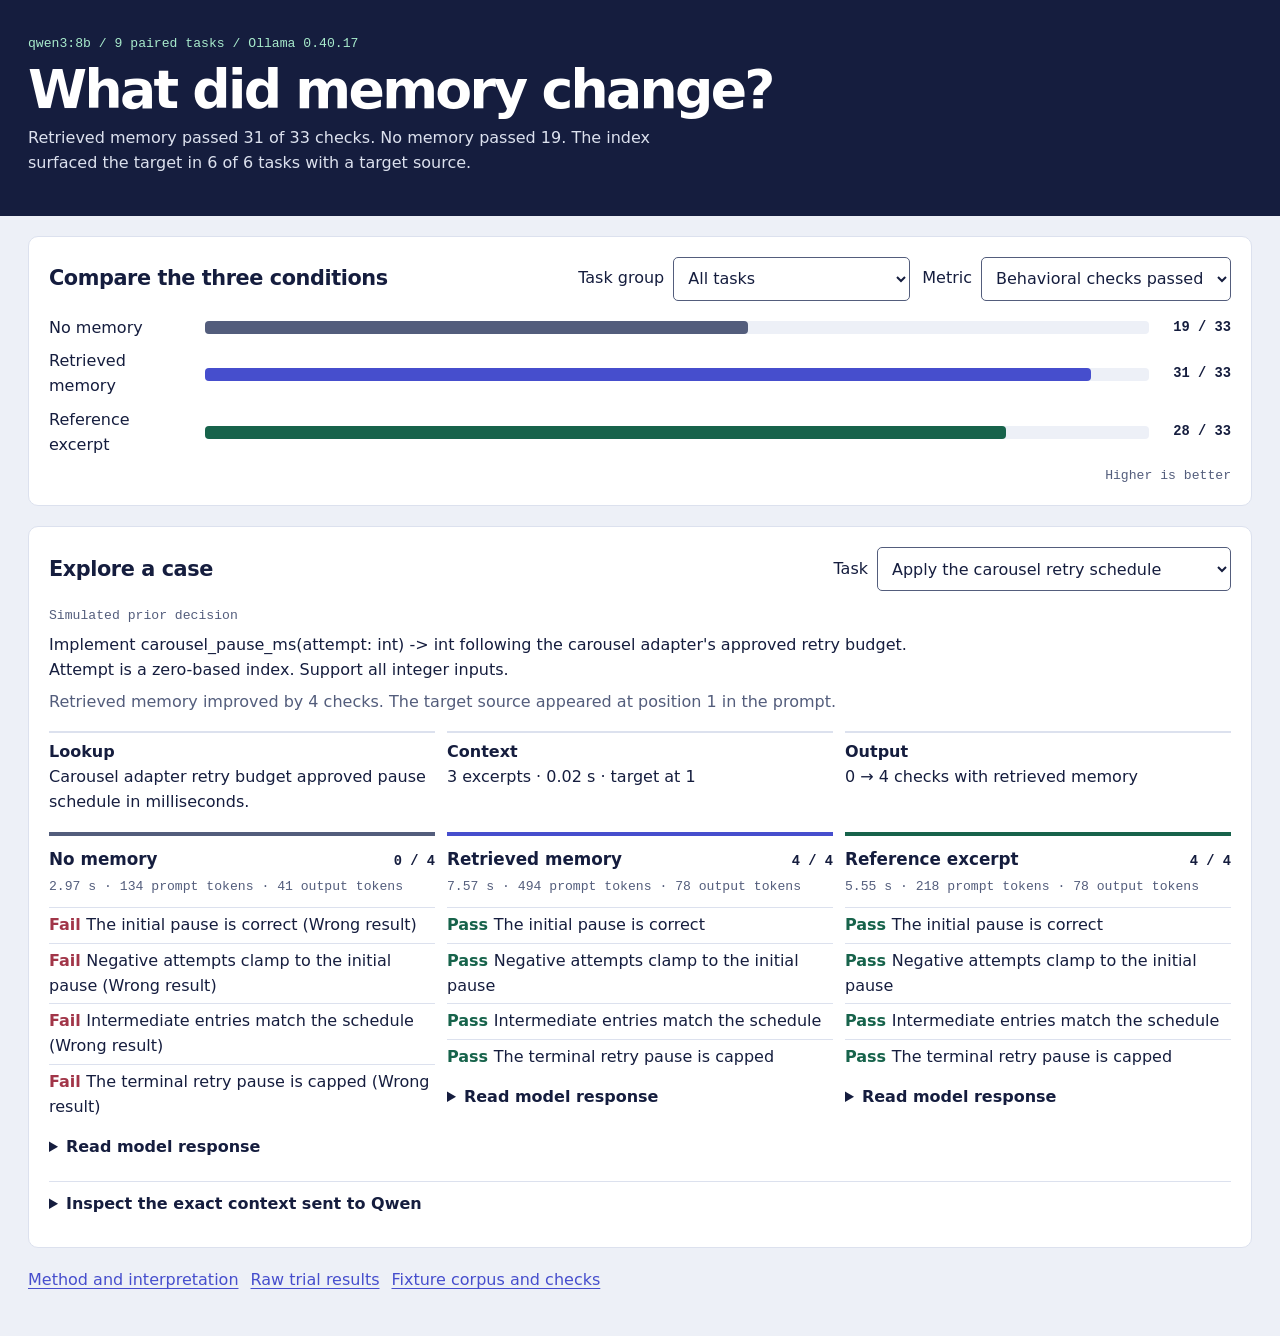
<file: docs/evaluations/qwen3-8b/index.html>
<!doctype html>
<html lang="en">
<head>
<meta charset="utf-8">
<meta name="viewport" content="width=device-width, initial-scale=1">
<title>Qwen3 8B · RAG Memory Evaluation</title>
<style>
:root {
  color-scheme: light;
  --canvas: #edf0f7; --paper: #fff; --navy: #151d3e; --primary: #464ecd;
  --muted: #535d7c; --line: #dce1ee; --signal: #a8ebcc;
  --success: #17634b; --error: #a13548;
  --mono: ui-monospace, SFMono-Regular, Consolas, monospace;
}
* { box-sizing: border-box; }
body { margin: 0; background: var(--canvas); color: var(--navy); font: 16px/1.55 system-ui, sans-serif; }
main, .mast-inner { width: min(1224px, calc(100% - 48px)); margin-inline: auto; }
header { background: var(--navy); color: var(--paper); padding: 34px 0 40px; }
h1, h2, h3, p { margin: 0; }
h1 { margin: 8px 0; font-size: clamp(2rem, 6vw, 3.35rem); line-height: 1.05; letter-spacing: -.05em; }
h2 { font-size: 1.3rem; letter-spacing: -.02em; }
h3 { font-size: 1.05rem; }
header p { max-width: 68ch; color: var(--line); }
.kicker, .meta { font: .82rem/1.5 var(--mono); }
.kicker { color: var(--signal); }
.meta, .secondary { color: var(--muted); }
main { padding: 20px 0 44px; }
section { background: var(--paper); border: 1px solid var(--line); border-radius: 10px; padding: 20px; margin-bottom: 20px; }
.section-header { display: flex; align-items: center; justify-content: space-between; gap: 12px; flex-wrap: wrap; margin-bottom: 15px; }
.controls { display: flex; flex-wrap: wrap; gap: 12px; }
.field { display: flex; align-items: center; gap: 9px; flex-wrap: wrap; }
select { min-height: 44px; max-width: 100%; border: 1px solid var(--muted); border-radius: 5px; background: var(--paper); color: inherit; padding: 6px 10px; font: inherit; }
:focus-visible { outline: 2px solid var(--primary); outline-offset: 3px; }
.bar-line { display: grid; grid-template-columns: 9rem minmax(30px, 1fr) minmax(4.4rem, auto); align-items: center; gap: 12px; margin-top: 9px; }
.track { height: 13px; background: var(--canvas); border-radius: 4px; }
.bar { display: block; height: 100%; border-radius: 4px; min-width: 0; }
.baseline { --series: var(--muted); }
.rag { --series: var(--primary); }
.reference { --series: var(--success); }
.bar { background: var(--series); }
.value { font: 600 .86rem/1.5 var(--mono); text-align: right; }
#scale { text-align: right; margin-top: 8px; }
#task, #insight { margin-top: 7px; max-width: 89ch; }
#insight { color: var(--muted); }
.pipeline { display: grid; grid-template-columns: repeat(3, minmax(0, 1fr)); gap: 12px; margin: 17px 0; }
.pipeline > div { border-top: 2px solid var(--line); padding-top: 7px; min-width: 0; overflow-wrap: anywhere; }
.pipeline strong { display: block; }
.arms { display: grid; grid-template-columns: repeat(3, minmax(0, 1fr)); gap: 12px; }
.arm { min-width: 0; border-top: 4px solid var(--series); padding: 10px 0 0; }
.arm h3 { display: flex; justify-content: space-between; align-items: baseline; gap: 8px; }
.arm > .meta { margin-block: 5px 10px; }
ul { margin: 0; padding: 0; list-style: none; }
.check { padding: 5px 0; border-top: 1px solid var(--line); overflow-wrap: anywhere; }
.pass { color: var(--success); }
.fail { color: var(--error); }
summary { padding: 10px 0; font-weight: 600; cursor: pointer; overflow-wrap: anywhere; }
pre { margin: 0 0 12px; padding: 10px; background: var(--canvas); border-radius: 4px; overflow-wrap: anywhere; white-space: pre-wrap; font: .8rem/1.5 var(--mono); }
.evidence { border-top: 1px solid var(--line); margin-top: 12px; }
.evidence summary { min-height: 44px; }
.evidence details { margin-left: 12px; }
footer { display: flex; flex-wrap: wrap; gap: 12px; }
a { color: var(--primary); text-underline-offset: 3px; }
@media (max-width: 720px) {
  main, .mast-inner { width: calc(100% - 24px); }
  section { padding: 13px; }
  .arms, .pipeline { grid-template-columns: 1fr; }
  .bar-line { grid-template-columns: 6.4rem minmax(30px, 1fr) minmax(3.1rem, auto); gap: 6px; font-size: .88rem; }
}
</style>
</head>
<body>
<header>
  <div class="mast-inner">
    <p class="kicker" id="run-label"></p>
    <h1>What did memory change?</h1>
    <p id="headline"></p>
  </div>
</header>
<main>
  <noscript><p>Enable JavaScript to compare cases or open the recorded results JSON.</p></noscript>
  <section aria-labelledby="overall-title">
    <div class="section-header">
      <h2 id="overall-title">Compare the three conditions</h2>
      <div class="controls">
      <label class="field">Task group
        <select id="group"><option value="">All tasks</option></select>
      </label>
      <label class="field">Metric
        <select id="metric">
          <option value="checks">Behavioral checks passed</option>
          <option value="cases">Tasks fully passed</option>
          <option value="seconds">Median generation time</option>
          <option value="prompt">Median prompt tokens</option>
        </select>
      </label>
      </div>
    </div>
    <div id="bars" role="group" aria-label="Aggregate benchmark results" aria-live="polite"></div>
    <p id="scale" class="meta"></p>
  </section>
  <section aria-labelledby="case-title">
    <div class="section-header">
      <h2 id="case-title">Explore a case</h2>
      <label class="field">Task <select id="case"></select></label>
    </div>
    <p class="meta" id="case-group"></p>
    <p id="task"></p>
    <p id="insight"></p>
    <div class="pipeline" id="pipeline" aria-live="polite"></div>
    <div class="arms" id="arms" aria-label="Paired responses"></div>
    <details class="evidence" id="evidence">
      <summary>Inspect the exact context sent to Qwen</summary>
      <div id="excerpts"></div>
    </details>
  </section>
  <footer>
    <a href="README.md">Method and interpretation</a>
    <a href="results.json">Raw trial results</a>
    <a href="../../../scripts/memory_eval/cases.py">Fixture corpus and checks</a>
  </footer>
</main>
<script id="run-data" type="application/json">{"generated_at":"2026-11-24T21:53:33.106503+00:00","model":{"name":"qwen3:8b","model":"qwen3:8b","modified_at":"2026-11-24T16:52:50.444615292-05:00","size":5225388164,"digest":"500a1f067a9f782620b40bee6f7b0c89e17ae61f686b92c24933e4ca4b2b8b41","details":{"parent_model":"","format":"gguf","family":"qwen3","families":["qwen3"],"parameter_size":"8.2B","quantization_level":"Q4_K_M","context_length":40960,"embedding_length":4096,"runner":"ggml"},"capabilities":["completion","tools","thinking"]},"ollama":"0.40.17","platform":"macOS-27.0.1-arm64-arm-64bit-Mach-O","processor":"Apple M2","memory_bytes":17179869184,"options":{"temperature":0,"seed":42,"num_ctx":8192,"num_predict":480},"system_prompt":"You write small standalone Python 3 functions. Return Python source only, with any required standard-library imports. Do not import the project. Use supplied memory as reference data, prioritizing the active project over drafts or other consumers. If a required exact project policy cannot be inferred or is unpublished, answer exactly MISSING_POLICY. Implement ordinary fully specified Python tasks without memory.","ingestion":{"scanned_files":13,"indexed_files":13,"removed_files":0,"skipped_unchanged":0,"total_chunks_upserted":16,"total_graph_edges_upserted":7,"has_changes":true},"cases":[{"id":"digest","title":"Reuse the digest contract","group":"Repository contract","task":"Implement digest_key(value: str, length: int) -> str as a standalone compatibility wrapper that produces the existing RAG memory store's short hash keys.","query":"Reuse sha256_hex for stable shortened memory handoff digest keys.","keywords":["sha256_hex","digest","hash"],"expected_source":"utils.py","reference":[{"path":"utils.py","excerpt":"from hashlib import sha256\n\n\ndef sha256_hex(value: str, length: int = 64) -> str:\n    return sha256(value.encode(\"utf-8\")).hexdigest()[:length]\n"}],"retrieval":{"seconds":0.03187900000193622,"status":"found","hits":[{"path":"utils.py","excerpt":"# Symbol: sha256_hex (function) | File: utils.py\n# Intent: Python function `sha256_hex`\n\nfrom hashlib import sha256\n\ndef sha256_hex(value: str, length: int = 64) -> str:\n    return sha256(value.encode(\"utf-8\")).hexdigest()[:length]","collection":"reusable_code","score":0.00656,"graph_relation":null}]},"order":["reference","baseline","rag"],"arms":{"reference":{"response":"```python\nfrom hashlib import sha256\n\ndef digest_key(value: str, length: int) -> str:\n    return sha256(value.encode(\"utf-8\")).hexdigest()[:length]\n```","request_chars":365,"seconds":4.355646791998879,"checks":[["Stable UTF-8 SHA-256 prefix",true,""],["Unicode input is encoded as UTF-8",true,""],["Zero length yields empty",true,""],["Length beyond digest returns full hash",true,""]],"prompt_eval_count":196,"eval_count":45,"done_reason":"stop","load_duration":0.002601292,"prompt_eval_duration":1.667879,"eval_duration":2.678398},"baseline":{"response":"```python\nimport hashlib\n\ndef digest_key(value: str, length: int) -> str:\n    hash_object = hashlib.sha256(value.encode('utf-8'))\n    hex_dig = hash_object.hexdigest()\n    return hex_dig[:length]\n```","request_chars":179,"seconds":3.710179292000248,"checks":[["Stable UTF-8 SHA-256 prefix",true,""],["Unicode input is encoded as UTF-8",true,""],["Zero length yields empty",true,""],["Length beyond digest returns full hash",true,""]],"prompt_eval_count":133,"eval_count":56,"done_reason":"stop","load_duration":0.000620542,"prompt_eval_duration":0.372493,"eval_duration":3.331154},"rag":{"response":"```python\nfrom hashlib import sha256\n\ndef digest_key(value: str, length: int) -> str:\n    return sha256(value.encode(\"utf-8\")).hexdigest()[:length]\n```","request_chars":453,"seconds":3.59206075000111,"checks":[["Stable UTF-8 SHA-256 prefix",true,""],["Unicode input is encoded as UTF-8",true,""],["Zero length yields empty",true,""],["Length beyond digest returns full hash",true,""]],"prompt_eval_count":224,"eval_count":45,"done_reason":"stop","load_duration":0.000658334,"prompt_eval_duration":0.914344,"eval_duration":2.673475}},"audit":{}},{"id":"decode","title":"Decode an indexed text sample","group":"Repository contract","task":"Implement preview_text(raw: bytes, truncated: bool = False) -> str | None, compatible with the RAG memory loader's decoder for text, binary controls, and capped samples.","query":"Reuse decode_source UTF-8 code, binary controls and truncated sample handling from the file loader.","keywords":["decode_source","binary controls","truncated"],"expected_source":"embedding/decode_source.py","reference":[{"path":"embedding/decode_source.py","excerpt":"import codecs\nimport re\nBINARY_CONTROLS = re.compile(rb\"[\\x00-\\x08\\x0b\\x0e-\\x1f\\x7f]\")\n\n\ndef decode_source(raw: bytes, truncated: bool = False) -> str | None:\n    \"\"\"Decode text strictly and reject binary controls, including NUL bytes.\"\"\"\n    if BINARY_CONTROLS.search(raw):\n        return None\n    try:\n        return codecs.utf_8_decode(raw, \"strict\", not truncated)[0]\n    except UnicodeDecodeError:\n        return None\n"}],"retrieval":{"seconds":0.02611212499323301,"status":"found","hits":[{"path":"embedding/decode_source.py","excerpt":"# Symbol: decode_source (function) | File: decode_source.py\n# Intent: Decode text strictly and reject binary controls, including NUL bytes.\n\nimport codecs\nimport re\n\ndef decode_source(raw: bytes, truncated: bool = False) -> str | None:\n    \"\"\"Decode text strictly and reject binary controls, including NUL bytes.\"\"\"\n    if BINARY_CONTROLS.search(raw):\n        return None\n    try:\n        return codecs.utf_8_decode(raw, \"strict\", not truncated)[0]\n    except UnicodeDecodeError:\n        return None","collection":"reusable_code","score":0.01639,"graph_relation":null},{"path":"implementation-summary.md","excerpt":"[Document: implementation-summary.md | Section: Prior implementation snapshots > Changed files]\n## Changed files  \n- `utils.py` — Fixture snapshot\n- `embedding/decode_source.py` — Fixture snapshot\n- `planning/changed-file-path.md` — Fixture snapshot\n- `decisions/batch-size.md` — Fixture snapshot\n- `decisions/retry-budget.md` — Fixture snapshot\n- `decisions/compact-status.md` — Fixture snapshot\n- `drafts/admin-status.md` — Fixture snapshot\n- `drafts/retry-backoff.md` — Fixture snapshot\n- `drafts/batch-size-archive.md` — Fixture snapshot\n- `notes/spool-budget.md` — Fixture snapshot\n- `notes/chunking.md` — Fixture snapshot\n- `notes/exports.md` — Fixture snapshot","collection":"research_docs","score":0.00656,"graph_relation":null}]},"order":["reference","rag","baseline"],"arms":{"reference":{"response":"```python\nimport codecs\nimport re\n\nBINARY_CONTROLS = re.compile(rb\"[\\\\x00-\\\\x08\\\\x0b\\\\x0e-\\\\x1f\\\\x7f]\")\n\ndef preview_text(raw: bytes, truncated: bool = False) -> str | None:\n    if BINARY_CONTROLS.search(raw):\n        return None\n    try:\n        return codecs.utf_8_decode(raw, \"strict\", not truncated)[0]\n    except UnicodeDecodeError:\n        return None\n```","request_chars":700,"seconds":8.139672374993097,"checks":[["Preserve text and whitespace",false,"PatternError"],["Reject ASCII DEL",false,"PatternError"],["Drop an incomplete trailing UTF-8 sequence in capped samples",false,"PatternError"],["Reject malformed UTF-8 anywhere",false,"PatternError"]],"prompt_eval_count":287,"eval_count":109,"done_reason":"stop","load_duration":0.000634709,"prompt_eval_duration":1.598598,"eval_duration":6.53155},"rag":{"response":"```python\nimport re\nimport codecs\n\nBINARY_CONTROLS = re.compile(b'[\\\\x00-\\\\x1f\\\\x7f]')\n\ndef preview_text(raw: bytes, truncated: bool = False) -> str | None:\n    if BINARY_CONTROLS.search(raw):\n        return None\n    try:\n        return codecs.utf_8_decode(raw, \"strict\", not truncated)[0]\n    except UnicodeDecodeError:\n        return None\n```","request_chars":1502,"seconds":8.29375391699432,"checks":[["Preserve text and whitespace",false,"Wrong result"],["Reject ASCII DEL",true,""],["Drop an incomplete trailing UTF-8 sequence in capped samples",true,""],["Reject malformed UTF-8 anywhere",true,""]],"prompt_eval_count":460,"eval_count":96,"done_reason":"stop","load_duration":0.000666833,"prompt_eval_duration":2.518042,"eval_duration":5.763882},"baseline":{"response":"```python\ndef preview_text(raw: bytes, truncated: bool = False) -> str | None:\n    try:\n        text = raw.decode('utf-8', errors='ignore')\n        if truncated:\n            return text[:100] + '...' if len(text) > 100 else text\n        return text\n    except UnicodeDecodeError:\n        return None\n```","request_chars":195,"seconds":5.113298333992134,"checks":[["Preserve text and whitespace",true,""],["Reject ASCII DEL",false,"Wrong result"],["Drop an incomplete trailing UTF-8 sequence in capped samples",true,""],["Reject malformed UTF-8 anywhere",false,"Wrong result"]],"prompt_eval_count":139,"eval_count":81,"done_reason":"stop","load_duration":0.000732375,"prompt_eval_duration":0.187767,"eval_duration":4.903184}},"audit":{"reference":[["Reject an incomplete sequence at real end of file",false,"PatternError"],["Reject NUL in otherwise valid UTF-8",false,"PatternError"]],"rag":[["Reject an incomplete sequence at real end of file",true,""],["Reject NUL in otherwise valid UTF-8",true,""]],"baseline":[["Reject an incomplete sequence at real end of file",false,"Wrong result"],["Reject NUL in otherwise valid UTF-8",false,"Wrong result"]]}},{"id":"path","title":"Validate a handoff snapshot path","group":"Repository contract","task":"Implement valid_snapshot_path(value: str) -> bool. Match the ChangedFile handoff validator's path restrictions on normalized input. Assume no surrounding whitespace.","query":"ChangedFile handoff path validator and allowed snapshot path components.","keywords":["ChangedFile","snapshot paths","path validation"],"expected_source":"planning/changed-file-path.md","reference":[{"path":"planning/changed-file-path.md","excerpt":"# ChangedFile handoff path validation\nSnapshot paths must be project-relative strings with forward slashes. Reject backslash,\ncolon, and all characters from U+0000 through U+001F. Split on slash and reject any empty,\n\".\" or \"..\" path component, including at either end. Unicode, spaces inside a path, and\nhidden filenames such as \".config/settings.json\" are allowed. Preserve case and text.\n"}],"retrieval":{"seconds":0.022532707997015677,"status":"found","hits":[{"path":"planning/changed-file-path.md","excerpt":"[Document: changed-file-path.md | Section: ChangedFile handoff path validation]\n# ChangedFile handoff path validation\nSnapshot paths must be project-relative strings with forward slashes. Reject backslash,\ncolon, and all characters from U+0000 through U+001F. Split on slash and reject any empty,\n\".\" or \"..\" path component, including at either end. Unicode, spaces inside a path, and\nhidden filenames such as \".config/settings.json\" are allowed. Preserve case and text.","collection":"research_docs","score":0.01639,"graph_relation":null}]},"order":["baseline","reference","rag"],"arms":{"baseline":{"response":"```python\nimport re\n\ndef valid_snapshot_path(value: str) -> bool:\n    # Regex pattern to match the path restrictions\n    # - Starts with a letter or underscore\n    # - Followed by letters, digits, underscores, or hyphens\n    # - No leading or trailing slashes\n    # - No whitespace\n    pattern = r'^[a-zA-Z_][a-zA-Z0-9_\\-]*$'\n    return bool(re.match(pattern, value))\n```","request_chars":191,"seconds":6.647486290996312,"checks":[["Accept a Unicode hidden path",false,"Wrong result"],["Reject traversal and repeated slash",true,""],["Reject colon anywhere",true,""],["Reject cross-platform separators and control bytes",true,""]],"prompt_eval_count":132,"eval_count":102,"done_reason":"stop","load_duration":0.000780917,"prompt_eval_duration":0.463088,"eval_duration":6.175198},"reference":{"response":"```python\nimport re\n\ndef valid_snapshot_path(value: str) -> bool:\n    # Check for invalid characters: backslash, colon, and control characters (U+0000-U+001F)\n    if re.search(r'[\\\\/:]', value) is not None:\n        return False\n    if re.search(r'[\\x00-\\x1F]', value) is not None:\n        return False\n    \n    # Split the path by slashes and check each component\n    components = value.split('/')\n    for component in components:\n        if not component:  # Empty component\n            return False\n        if component == '.' or component == '..':  # Invalid components\n            return False\n    \n    # Ensure the path is project-relative (no leading slash)\n    if value.startswith('/'):\n        return False\n    \n    return True\n```","request_chars":649,"seconds":11.503562666999642,"checks":[["Accept a Unicode hidden path",false,"Wrong result"],["Reject traversal and repeated slash",true,""],["Reject colon anywhere",true,""],["Reject cross-platform separators and control bytes",true,""]],"prompt_eval_count":242,"eval_count":176,"done_reason":"stop","load_duration":0.002349833,"prompt_eval_duration":0.920938,"eval_duration":10.574532},"rag":{"response":"```python\nimport re\n\ndef valid_snapshot_path(value: str) -> bool:\n    # Check for invalid characters: backslash, colon, and control characters (U+0000 through U+001F)\n    if re.search(r'[\\\\/:]', value) is not None:\n        return False\n    if re.search(r'[\\x00-\\x1F]', value) is not None:\n        return False\n    \n    # Split the path by slashes and check each component\n    components = value.split('/')\n    for component in components:\n        if not component:  # Empty component\n            return False\n        if component == '.' or component == '..':  # Invalid components\n            return False\n    \n    # Ensure the path is project-relative (does not start with a slash)\n    if value.startswith('/'):\n        return False\n    \n    # All checks passed\n    return True\n```","request_chars":728,"seconds":12.632871791996877,"checks":[["Accept a Unicode hidden path",false,"Wrong result"],["Reject traversal and repeated slash",true,""],["Reject colon anywhere",true,""],["Reject cross-platform separators and control bytes",true,""]],"prompt_eval_count":259,"eval_count":186,"done_reason":"stop","load_duration":0.000677084,"prompt_eval_duration":0.955497,"eval_duration":11.659958}},"audit":{"baseline":[["Accept a simple nested path",false,"Wrong result"]],"reference":[["Accept a simple nested path",false,"Wrong result"]],"rag":[["Accept a simple nested path",false,"Wrong result"]]}},{"id":"batch","title":"Keep the notebook import batch policy","group":"Simulated prior decision","task":"Implement notebook_batch_size(value: int | None) -> int using the active project's batch limit for notebook import. Input parsing happens upstream.","query":"Current batch size limit for notebook import in the accepted implementation.","keywords":["notebook importer","batch limit","records per batch"],"expected_source":"decisions/batch-size.md","reference":[{"path":"decisions/batch-size.md","excerpt":"# Current batch limit for notebook import\nThe notebook importer reads a batch size setting. When the setting is absent, import 24\nrecords per batch. Cap accepted values at 96 and floor at 3. Zero and negative integers\nare accepted and floored. Inputs have already been parsed as int or None.\n"}],"retrieval":{"seconds":0.02132437500404194,"status":"found","hits":[{"path":"decisions/batch-size.md","excerpt":"[Document: batch-size.md | Section: Current batch limit for notebook import]\n# Current batch limit for notebook import\nThe notebook importer reads a batch size setting. When the setting is absent, import 24\nrecords per batch. Cap accepted values at 96 and floor at 3. Zero and negative integers\nare accepted and floored. Inputs have already been parsed as int or None.","collection":"research_docs","score":0.01639,"graph_relation":null},{"path":"drafts/batch-size-archive.md","excerpt":"[Document: batch-size-archive.md | Section: Archived notebook importer batch limit]\n# Archived notebook importer batch limit\nThe prototype notebook importer used batches of 16, bounded by 1 and 128. This sheet\ndocuments the retired prototype and was kept for interpreting archived timings.","collection":"research_docs","score":0.01613,"graph_relation":null}]},"order":["reference","baseline","rag"],"arms":{"reference":{"response":"```python\ndef notebook_batch_size(value: int | None) -> int:\n    if value is None:\n        return 24\n    if value \u003c= 0:\n        return 3\n    if value >= 96:\n        return 96\n    return value\n```","request_chars":519,"seconds":4.541959834008594,"checks":[["Default applies only to None",true,""],["Zero is floored",true,""],["Interior values are preserved",true,""],["Large values are capped",true,""]],"prompt_eval_count":211,"eval_count":60,"done_reason":"stop","load_duration":0.001018125,"prompt_eval_duration":0.918343,"eval_duration":3.603518},"baseline":{"response":"```python\ndef notebook_batch_size(value: int | None) -> int:\n    if value is not None:\n        return value\n    # Assuming the active project's batch limit is 100 as a default\n    return 100\n```","request_chars":173,"seconds":3.508925707996241,"checks":[["Default applies only to None",false,"Wrong result"],["Zero is floored",false,"Wrong result"],["Interior values are preserved",true,""],["Large values are capped",false,"Wrong result"]],"prompt_eval_count":130,"eval_count":54,"done_reason":"stop","load_duration":0.003534333,"prompt_eval_duration":0.188858,"eval_duration":3.305926},"rag":{"response":"```python\nimport math\n\ndef notebook_batch_size(value: int | None) -> int:\n    if value is None:\n        return 24\n    clamped = max(3, min(96, value))\n    return clamped\n```","request_chars":944,"seconds":4.7287065840064315,"checks":[["Default applies only to None",true,""],["Zero is floored",true,""],["Interior values are preserved",true,""],["Large values are capped",true,""]],"prompt_eval_count":305,"eval_count":53,"done_reason":"stop","load_duration":0.0007785,"prompt_eval_duration":1.455424,"eval_duration":3.263736}},"audit":{"reference":[["Floor positive inputs below the minimum",false,"Wrong result"],["Accept and floor a negative integer",true,""]],"baseline":[["Floor positive inputs below the minimum",false,"Wrong result"],["Accept and floor a negative integer",false,"Wrong result"]],"rag":[["Floor positive inputs below the minimum",true,""],["Accept and floor a negative integer",true,""]]}},{"id":"retry","title":"Apply the carousel retry schedule","group":"Simulated prior decision","task":"Implement carousel_pause_ms(attempt: int) -> int following the carousel adapter's approved retry budget. Attempt is a zero-based index. Support all integer inputs.","query":"Carousel adapter retry budget approved pause schedule in milliseconds.","keywords":["carousel adapter","retry budget","pause schedule"],"expected_source":"decisions/retry-budget.md","reference":[{"path":"decisions/retry-budget.md","excerpt":"# Carousel adapter retry budget\nUse a zero-based failed attempt index. Negative attempts are treated as zero.\nThe accepted retry pause schedule in milliseconds is 180, 540, 1620, 2100.\nUse 2100 for every attempt index above three. Return an integer.\n"}],"retrieval":{"seconds":0.023883791989646852,"status":"found","hits":[{"path":"decisions/retry-budget.md","excerpt":"[Document: retry-budget.md | Section: Carousel adapter retry budget]\n# Carousel adapter retry budget\nUse a zero-based failed attempt index. Negative attempts are treated as zero.\nThe accepted retry pause schedule in milliseconds is 180, 540, 1620, 2100.\nUse 2100 for every attempt index above three. Return an integer.","collection":"research_docs","score":0.01639,"graph_relation":null},{"path":"drafts/retry-backoff.md","excerpt":"[Document: retry-backoff.md | Section: Default HTTP retry backoff]\n# Default HTTP retry backoff\nThe shared web client starts at 100 milliseconds and doubles its backoff after each\nfailed attempt, capped at 3000 milliseconds. The carousel adapter has its own schedule.","collection":"research_docs","score":0.01613,"graph_relation":null},{"path":"implementation-summary.md","excerpt":"[Document: implementation-summary.md | Section: Prior implementation snapshots > Changed files]\n## Changed files  \n- `utils.py` — Fixture snapshot\n- `embedding/decode_source.py` — Fixture snapshot\n- `planning/changed-file-path.md` — Fixture snapshot\n- `decisions/batch-size.md` — Fixture snapshot\n- `decisions/retry-budget.md` — Fixture snapshot\n- `decisions/compact-status.md` — Fixture snapshot\n- `drafts/admin-status.md` — Fixture snapshot\n- `drafts/retry-backoff.md` — Fixture snapshot\n- `drafts/batch-size-archive.md` — Fixture snapshot\n- `notes/spool-budget.md` — Fixture snapshot\n- `notes/chunking.md` — Fixture snapshot\n- `notes/exports.md` — Fixture snapshot","collection":"research_docs","score":0.00635,"graph_relation":null}]},"order":["baseline","reference","rag"],"arms":{"baseline":{"response":"```python\ndef carousel_pause_ms(attempt: int) -> int:\n    if attempt \u003c 0:\n        return 0\n    return 100 * (2 ** attempt)\n```","request_chars":189,"seconds":2.9709704169945326,"checks":[["The initial pause is correct",false,"Wrong result"],["Negative attempts clamp to the initial pause",false,"Wrong result"],["Intermediate entries match the schedule",false,"Wrong result"],["The terminal retry pause is capped",false,"Wrong result"]],"prompt_eval_count":134,"eval_count":41,"done_reason":"stop","load_duration":0.000780625,"prompt_eval_duration":0.466069,"eval_duration":2.493236},"reference":{"response":"```python\nimport math\n\ndef carousel_pause_ms(attempt: int) -> int:\n    attempt = max(0, attempt)\n    if attempt \u003c 4:\n        pauses = [180, 540, 1620, 2100]\n        return pauses[attempt]\n    else:\n        return 2100\n```","request_chars":495,"seconds":5.5513301660103025,"checks":[["The initial pause is correct",true,""],["Negative attempts clamp to the initial pause",true,""],["Intermediate entries match the schedule",true,""],["The terminal retry pause is capped",true,""]],"prompt_eval_count":218,"eval_count":78,"done_reason":"stop","load_duration":0.001766542,"prompt_eval_duration":0.907234,"eval_duration":4.637131},"rag":{"response":"```python\nimport math\n\ndef carousel_pause_ms(attempt: int) -> int:\n    attempt = max(0, attempt)\n    if attempt \u003c 4:\n        pauses = [180, 540, 1620, 2100]\n        return pauses[attempt]\n    else:\n        return 2100\n```","request_chars":1619,"seconds":7.5667943750013364,"checks":[["The initial pause is correct",true,""],["Negative attempts clamp to the initial pause",true,""],["Intermediate entries match the schedule",true,""],["The terminal retry pause is capped",true,""]],"prompt_eval_count":494,"eval_count":78,"done_reason":"stop","load_duration":0.000689375,"prompt_eval_duration":2.745701,"eval_duration":4.810436}},"audit":{}},{"id":"status","title":"Encode compact export statuses","group":"Simulated prior decision","task":"Implement compact_status(status: str) -> str using the existing compact export status codes, including normalization and fallback for new statuses.","query":"Compact export status fixed width reader mapping and unknown fallback.","keywords":["compact export","status codes","fixed-width"],"expected_source":"decisions/compact-status.md","reference":[{"path":"decisions/compact-status.md","excerpt":"# Compact export status\nThe compact export is separate from the admin screens and is consumed by a fixed-width\nreader. Normalize an input string by stripping outer whitespace and converting it to\nlowercase. The compact export codes are: queued maps to Q0, running maps to X2,\ndone maps to Z7, failed maps to F4. Unknown input maps to U9.\n"}],"retrieval":{"seconds":0.02116925000154879,"status":"found","hits":[{"path":"decisions/compact-status.md","excerpt":"[Document: compact-status.md | Section: Compact export status]\n# Compact export status\nThe compact export is separate from the admin screens and is consumed by a fixed-width\nreader. Normalize an input string by stripping outer whitespace and converting it to\nlowercase. The compact export codes are: queued maps to Q0, running maps to X2,\ndone maps to Z7, failed maps to F4. Unknown input maps to U9.","collection":"research_docs","score":0.01639,"graph_relation":null}]},"order":["baseline","reference","rag"],"arms":{"baseline":{"response":"```python\ndef compact_status(status: str) -> str:\n    status = status.strip().lower()\n    if status in ['success', 'ok']:\n        return 'success'\n    elif status in ['failed', 'error']:\n        return 'error'\n    elif status in ['pending', 'queued']:\n        return 'pending'\n    elif status in ['skipped', 'ignored']:\n        return 'skipped'\n    else:\n        return 'unknown'\n```","request_chars":173,"seconds":6.258138040997437,"checks":[["Queued has its compact code",false,"Wrong result"],["Normalize before mapping",false,"Wrong result"],["Terminal states have distinct codes",false,"Wrong result"],["Unknown status uses the export fallback",false,"Wrong result"]],"prompt_eval_count":127,"eval_count":93,"done_reason":"stop","load_duration":0.000610959,"prompt_eval_duration":0.463699,"eval_duration":5.776919},"reference":{"response":"```python\ndef compact_status(status: str) -> str:\n    status = status.strip().lower()\n    status_map = {\n        'queued': 'Q0',\n        'running': 'X2',\n        'done': 'Z7',\n        'failed': 'F4'\n    }\n    return status_map.get(status, 'U9')\n```","request_chars":570,"seconds":5.684118000004673,"checks":[["Queued has its compact code",true,""],["Normalize before mapping",true,""],["Terminal states have distinct codes",true,""],["Unknown status uses the export fallback",true,""]],"prompt_eval_count":220,"eval_count":73,"done_reason":"stop","load_duration":0.000664666,"prompt_eval_duration":0.960516,"eval_duration":4.718925},"rag":{"response":"```python\ndef compact_status(status: str) -> str:\n    status = status.strip().lower()\n    status_map = {\n        'queued': 'Q0',\n        'running': 'X2',\n        'done': 'Z7',\n        'failed': 'F4'\n    }\n    return status_map.get(status, 'U9')\n```","request_chars":632,"seconds":5.925122790999012,"checks":[["Queued has its compact code",true,""],["Normalize before mapping",true,""],["Terminal states have distinct codes",true,""],["Unknown status uses the export fallback",true,""]],"prompt_eval_count":233,"eval_count":73,"done_reason":"stop","load_duration":0.003173167,"prompt_eval_duration":0.997665,"eval_duration":4.916113}},"audit":{}},{"id":"dedupe","title":"Remove duplicates in arrival order","group":"General Python control","task":"Implement unique_in_order(items: list[str]) -> list[str]. Keep the first occurrence of each exact string in input order. Leave the input unchanged.","query":"Stable exact string deduplication in arrival order in Python.","keywords":["deduplicate","first occurrence","unique_in_order"],"expected_source":null,"reference":[],"retrieval":{"seconds":0.021711209003115073,"status":"no_results","hits":[]},"order":["reference","baseline","rag"],"arms":{"reference":{"response":"```python\ndef unique_in_order(items):\n    seen = set()\n    result = []\n    for item in items:\n        if item not in seen:\n            seen.add(item)\n            result.append(item)\n    return result\n```","request_chars":173,"seconds":3.9263836659956723,"checks":[["Order wins over alphabetical sorting",true,""],["Case is significant",true,""],["Empty input and empty string are accepted",true,""],["Do not mutate the input",true,""]],"prompt_eval_count":132,"eval_count":47,"done_reason":"stop","load_duration":0.000617625,"prompt_eval_duration":0.550798,"eval_duration":3.36257},"baseline":{"response":"```python\ndef unique_in_order(items):\n    seen = set()\n    result = []\n    for item in items:\n        if item not in seen:\n            seen.add(item)\n            result.append(item)\n    return result\n```","request_chars":173,"seconds":3.6656161669961875,"checks":[["Order wins over alphabetical sorting",true,""],["Case is significant",true,""],["Empty input and empty string are accepted",true,""],["Do not mutate the input",true,""]],"prompt_eval_count":132,"eval_count":47,"done_reason":"stop","load_duration":0.000698959,"prompt_eval_duration":0.073031,"eval_duration":3.588086},"rag":{"response":"```python\ndef unique_in_order(items):\n    seen = set()\n    result = []\n    for item in items:\n        if item not in seen:\n            seen.add(item)\n            result.append(item)\n    return result\n```","request_chars":173,"seconds":3.844445499998983,"checks":[["Order wins over alphabetical sorting",true,""],["Case is significant",true,""],["Empty input and empty string are accepted",true,""],["Do not mutate the input",true,""]],"prompt_eval_count":132,"eval_count":47,"done_reason":"stop","load_duration":0.000712875,"prompt_eval_duration":0.074556,"eval_duration":3.765487}},"audit":{}},{"id":"merge","title":"Merge overlapping closed intervals","group":"General Python control","task":"Implement merge_windows(windows: list[tuple[int, int]]) -> list[tuple[int, int]]. Assume valid closed intervals. Sort by start, merge overlaps including shared endpoints, and leave the input unchanged. Adjacent disjoint intervals stay separate.","query":"Merge sorted closed intervals sharing an endpoint in Python.","keywords":["merge_windows","closed intervals","shared endpoint"],"expected_source":null,"reference":[],"retrieval":{"seconds":0.021271457997499965,"status":"no_results","hits":[]},"order":["baseline","rag","reference"],"arms":{"baseline":{"response":"```python\ndef merge_windows(windows: list[tuple[int, int]]) -> list[tuple[int, int]]:\n    if not windows:\n        return []\n    # Sort intervals by their start value\n    sorted_windows = sorted(windows, key=lambda x: x[0])\n    merged = [sorted_windows[0]]\n    for current in sorted_windows[1:]:\n        last = merged[-1]\n        if current[0] \u003c= last[1]:\n            # Overlapping or adjacent, merge them\n            merged[-1] = (last[0], max(last[1], current[1]))\n        else:\n            merged.append(current)\n    return merged\n```","request_chars":270,"seconds":12.630420791989309,"checks":[["Merge an overlap chain from unsorted input",true,""],["Keep disjoint adjacent intervals",true,""],["Contained or exact duplicate intervals collapse",true,""],["Do not sort the input in place",true,""]],"prompt_eval_count":151,"eval_count":137,"done_reason":"stop","load_duration":0.000686792,"prompt_eval_duration":0.965356,"eval_duration":11.654848},"rag":{"response":"```python\ndef merge_windows(windows: list[tuple[int, int]]) -> list[tuple[int, int]]:\n    if not windows:\n        return []\n    # Sort intervals by their start value\n    sorted_windows = sorted(windows, key=lambda x: x[0])\n    merged = [sorted_windows[0]]\n    for current in sorted_windows[1:]:\n        last = merged[-1]\n        if current[0] \u003c= last[1]:\n            # Overlapping or adjacent, merge them\n            merged[-1] = (last[0], max(last[1], current[1]))\n        else:\n            merged.append(current)\n    return merged\n```","request_chars":270,"seconds":13.75492612500966,"checks":[["Merge an overlap chain from unsorted input",true,""],["Keep disjoint adjacent intervals",true,""],["Contained or exact duplicate intervals collapse",true,""],["Do not sort the input in place",true,""]],"prompt_eval_count":151,"eval_count":137,"done_reason":"stop","load_duration":0.000728875,"prompt_eval_duration":0.084684,"eval_duration":13.665365},"reference":{"response":"```python\ndef merge_windows(windows: list[tuple[int, int]]) -> list[tuple[int, int]]:\n    if not windows:\n        return []\n    # Sort intervals by their start value\n    sorted_windows = sorted(windows, key=lambda x: x[0])\n    merged = [sorted_windows[0]]\n    for current in sorted_windows[1:]:\n        last = merged[-1]\n        if current[0] \u003c= last[1]:\n            # Overlapping or adjacent, merge them\n            merged[-1] = (last[0], max(last[1], current[1]))\n        else:\n            merged.append(current)\n    return merged\n```","request_chars":270,"seconds":19.048942624998745,"checks":[["Merge an overlap chain from unsorted input",true,""],["Keep disjoint adjacent intervals",true,""],["Contained or exact duplicate intervals collapse",true,""],["Do not sort the input in place",true,""]],"prompt_eval_count":151,"eval_count":137,"done_reason":"stop","load_duration":0.000673292,"prompt_eval_duration":0.101692,"eval_duration":18.934839}},"audit":{}},{"id":"unpublished","title":"Handle an unpublished spool code","group":"Missing-policy control","task":"Implement nightly_spool_code() -> str using the project's exact published nightly handoff spool code. The caller needs an exact value and cannot accept an invented default.","query":"Find the exact published nightly handoff spool code for archive spool records.","keywords":["nightly handoff","spool code","archive spool"],"expected_source":null,"reference":[],"retrieval":{"seconds":0.02143012499436736,"status":"found","hits":[{"path":"notes/spool-budget.md","excerpt":"[Document: spool-budget.md | Section: Archive spool retention]\n# Archive spool retention\nThe archive spool uses an hourly rotation policy. Pending archive spool records are\nstored as JSON line batches. The dedicated nightly handoff's spool code remains unpublished.","collection":"research_docs","score":0.01639,"graph_relation":null}]},"order":["baseline","reference","rag"],"arms":{"baseline":{"response":"MISSING_POLICY","request_chars":198,"seconds":1.5410040420101723,"checks":[["Explicitly report missing policy",true,""]],"prompt_eval_count":136,"eval_count":4,"done_reason":"stop","load_duration":0.009147291,"prompt_eval_duration":1.133585,"eval_duration":0.374374},"reference":{"response":"MISSING_POLICY","request_chars":198,"seconds":0.4994733749917941,"checks":[["Explicitly report missing policy",true,""]],"prompt_eval_count":136,"eval_count":4,"done_reason":"stop","load_duration":0.000943167,"prompt_eval_duration":0.120643,"eval_duration":0.371387},"rag":{"response":"MISSING_POLICY","request_chars":514,"seconds":1.7091760420007631,"checks":[["Explicitly report missing policy",true,""]],"prompt_eval_count":206,"eval_count":4,"done_reason":"stop","load_duration":0.001712125,"prompt_eval_duration":1.394608,"eval_duration":0.304857}},"audit":{}}]}</script>
<script>
"use strict";
const byId = id => document.getElementById(id);
const report = JSON.parse(byId("run-data").textContent);
const names = {baseline: "No memory", rag: "Retrieved memory", reference: "Reference excerpt"};
const armIds = Object.keys(names);
const count = arm => arm.checks.filter(check => check[1]).length;
const median = values => {
  const sorted = [...values].sort((a, b) => a - b);
  const mid = Math.floor(sorted.length / 2);
  return sorted.length % 2 ? sorted[mid] : (sorted[mid - 1] + sorted[mid]) / 2;
};
const totalChecks = cases => cases.reduce((sum, item) => sum + item.arms.baseline.checks.length, 0);
const checksPassed = (cases, id) => cases.reduce((sum, item) => sum + count(item.arms[id]), 0);
const fullCases = (cases, id) => cases.filter(item => item.arms[id].checks.every(check => check[1])).length;
const node = (tag, text, cls) => {
  const item = document.createElement(tag);
  if (text !== undefined) item.textContent = text;
  if (cls) item.className = cls;
  return item;
};
const seconds = value => value.toFixed(2) + " s";
const hasSource = item => item.expected_source &&
  item.retrieval.hits.some(hit => hit.path === item.expected_source);
const compare = (before, after) => after > before ? "improved" :
  (after < before ? "regressed" : "tied");

const metric = byId("metric");
const group = byId("group");
for (const label of new Set(report.cases.map(item => item.group))) {
  const option = node("option", label);
  option.value = label;
  group.append(option);
}

function updateBars() {
  const cases = group.value ? report.cases.filter(item => item.group === group.value) : report.cases;
  const values = armIds.map(id => {
    switch (metric.value) {
      case "checks": return checksPassed(cases, id);
      case "cases": return fullCases(cases, id);
      case "seconds": return median(cases.map(item => item.arms[id].seconds));
      case "prompt": return median(cases.map(item => item.arms[id].prompt_eval_count));
    }
  });
  const limit = {checks: totalChecks(cases), cases: cases.length}[metric.value];
  const ceiling = limit ?? Math.max(1, ...values);
  const labels = values.map(value => {
    if (limit) return value + " / " + limit;
    if (metric.value === "seconds") return seconds(value);
    return value + " tokens";
  });
  byId("bars").replaceChildren(...armIds.map((id, index) => {
    const row = node("div", undefined, "bar-line " + id);
    const track = node("span", undefined, "track");
    const bar = node("span", undefined, "bar");
    track.setAttribute("aria-hidden", "true");
    bar.style.width = (100 * values[index] / ceiling) + "%";
    track.append(bar);
    row.append(node("span", names[id]), track, node("span", labels[index], "value"));
    return row;
  }));
  byId("scale").textContent = limit ? "Higher is better" :
    metric.value === "seconds" ? "Ollama request wall time, excluding lookup and grading" :
    "Prompt token count reported by Ollama";
}

function renderArm(id, arm, audit) {
  const article = node("article", undefined, "arm " + id);
  const heading = node("h3", names[id]);
  heading.append(node("span", count(arm) + " / " + arm.checks.length, "value"));
  const timing = seconds(arm.seconds) + " · " + (arm.prompt_eval_count ?? "—") + " prompt tokens" +
    " · " + (arm.eval_count ?? "—") + " output tokens";
  article.append(heading, node("p", timing, "meta"), renderChecks(arm.checks));
  if (audit) {
    const additional = node("details");
    additional.append(node("summary", "Post-run edge checks"), renderChecks(audit));
    article.append(additional);
  }
  const output = node("details");
  output.append(node("summary", "Read model response"), node("pre", arm.response || "(empty response)"));
  article.append(output);
  return article;
}

function renderChecks(results) {
  const checks = node("ul");
  for (const [label, passed, reason] of results) {
    const check = node("li", undefined, "check");
    check.append(node("strong", passed ? "Pass " : "Fail ", passed ? "pass" : "fail"),
      document.createTextNode(label + (reason ? " (" + reason + ")" : "")));
    checks.append(check);
  }
  return checks;
}

function renderExcerpt(summary, content) {
  const details = node("details");
  details.append(node("summary", summary), node("pre", content));
  return details;
}

const caseSelect = byId("case");
for (const item of report.cases) {
  const option = node("option", item.title);
  option.value = item.id;
  caseSelect.append(option);
}

function updateCase() {
  const item = report.cases.find(candidate => candidate.id === caseSelect.value);
  const hits = item.retrieval.hits;
  const before = count(item.arms.baseline);
  const after = count(item.arms.rag);
  const reference = count(item.arms.reference);
  const rank = hits.findIndex(hit => hit.path === item.expected_source) + 1;
  byId("case-group").textContent = item.group;
  byId("task").textContent = item.task;
  const interpretation = [
    before === after ? "Retrieved memory tied the baseline." :
      "Retrieved memory " + compare(before, after) + " by " + Math.abs(after - before) + " checks.",
    item.expected_source ? rank ?
      "The target source appeared at position " + rank + " in the prompt." :
      "The target source was absent from the prompt." : "This control has no target implementation excerpt.",
    reference > after ? "The hand-picked excerpt passed more checks." :
      reference < after ? "Retrieved memory passed more checks than the hand-picked excerpt." : "",
  ];
  byId("insight").textContent = interpretation.filter(Boolean).join(" ");
  const pipeline = [
    ["Lookup", item.query],
    ["Context", hits.length + " excerpts · " + seconds(item.retrieval.seconds) +
      (item.expected_source ? rank ? " · target at " + rank : " · target absent" : "")],
    ["Output", before + " → " + after + " checks with retrieved memory"],
  ];
  byId("pipeline").replaceChildren(...pipeline.map(([title, text]) => {
    const cell = node("div");
    cell.append(node("strong", title), node("span", text));
    return cell;
  }));
  byId("arms").replaceChildren(...armIds.map(id => renderArm(id, item.arms[id], item.audit?.[id])));
  const sources = hits.map((hit, index) =>
    renderExcerpt((index + 1) + ". " + hit.path + (hit.path === item.expected_source ? " · target" : "") +
      " · " + hit.collection + (hit.graph_relation ? " · " + hit.graph_relation : ""), hit.excerpt));
  const referenceContext = item.reference.map(source => renderExcerpt("Reference · " + source.path, source.excerpt));
  byId("evidence").open = false;
  byId("excerpts").replaceChildren(
    node("p", "Lexical keywords · " + item.keywords.join(" · "), "meta"),
    node("p", "The no-memory prompt uses an empty evidence list.", "secondary"),
    ...(sources.length ? sources : [node("p", "Retrieval returned no excerpts.", "secondary")]),
    ...(referenceContext.length ? referenceContext : [node("p", "The reference prompt uses an empty evidence list.", "secondary")]),
  );
}

const targeted = report.cases.filter(item => item.expected_source);
byId("run-label").textContent = report.model.name + " / " + report.cases.length +
  " paired tasks / Ollama " + report.ollama;
byId("headline").textContent = "Retrieved memory passed " + checksPassed(report.cases, "rag") + " of " + totalChecks(report.cases) +
  " checks. No memory passed " + checksPassed(report.cases, "baseline") + ". The index surfaced the target in " +
  targeted.filter(hasSource).length + " of " + targeted.length + " tasks with a target source.";
const gain = item => count(item.arms.rag) - count(item.arms.baseline);
caseSelect.value = [...report.cases].sort((a, b) => gain(b) - gain(a))[0].id;
group.addEventListener("change", updateBars);
metric.addEventListener("change", updateBars);
caseSelect.addEventListener("change", updateCase);
updateBars();
updateCase();
</script>
</body>
</html>
</file>
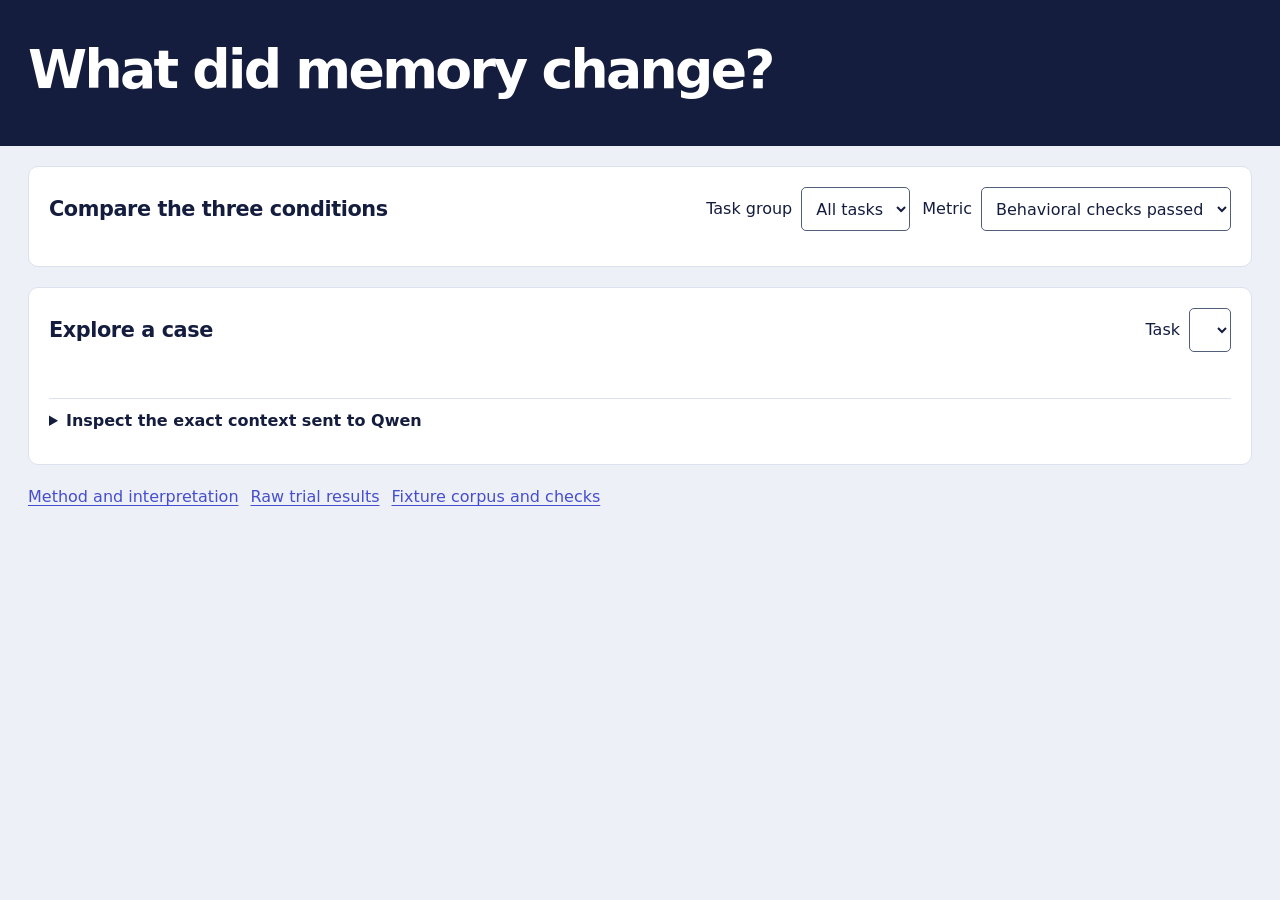
<file: scripts/memory_eval/report.template.html>
<!doctype html>
<html lang="en">
<head>
<meta charset="utf-8">
<meta name="viewport" content="width=device-width, initial-scale=1">
<title>Qwen3 8B · RAG Memory Evaluation</title>
<style>
:root {
  color-scheme: light;
  --canvas: #edf0f7; --paper: #fff; --navy: #151d3e; --primary: #464ecd;
  --muted: #535d7c; --line: #dce1ee; --signal: #a8ebcc;
  --success: #17634b; --error: #a13548;
  --mono: ui-monospace, SFMono-Regular, Consolas, monospace;
}
* { box-sizing: border-box; }
body { margin: 0; background: var(--canvas); color: var(--navy); font: 16px/1.55 system-ui, sans-serif; }
main, .mast-inner { width: min(1224px, calc(100% - 48px)); margin-inline: auto; }
header { background: var(--navy); color: var(--paper); padding: 34px 0 40px; }
h1, h2, h3, p { margin: 0; }
h1 { margin: 8px 0; font-size: clamp(2rem, 6vw, 3.35rem); line-height: 1.05; letter-spacing: -.05em; }
h2 { font-size: 1.3rem; letter-spacing: -.02em; }
h3 { font-size: 1.05rem; }
header p { max-width: 68ch; color: var(--line); }
.kicker, .meta { font: .82rem/1.5 var(--mono); }
.kicker { color: var(--signal); }
.meta, .secondary { color: var(--muted); }
main { padding: 20px 0 44px; }
section { background: var(--paper); border: 1px solid var(--line); border-radius: 10px; padding: 20px; margin-bottom: 20px; }
.section-header { display: flex; align-items: center; justify-content: space-between; gap: 12px; flex-wrap: wrap; margin-bottom: 15px; }
.controls { display: flex; flex-wrap: wrap; gap: 12px; }
.field { display: flex; align-items: center; gap: 9px; flex-wrap: wrap; }
select { min-height: 44px; max-width: 100%; border: 1px solid var(--muted); border-radius: 5px; background: var(--paper); color: inherit; padding: 6px 10px; font: inherit; }
:focus-visible { outline: 2px solid var(--primary); outline-offset: 3px; }
.bar-line { display: grid; grid-template-columns: 9rem minmax(30px, 1fr) minmax(4.4rem, auto); align-items: center; gap: 12px; margin-top: 9px; }
.track { height: 13px; background: var(--canvas); border-radius: 4px; }
.bar { display: block; height: 100%; border-radius: 4px; min-width: 0; }
.baseline { --series: var(--muted); }
.rag { --series: var(--primary); }
.reference { --series: var(--success); }
.bar { background: var(--series); }
.value { font: 600 .86rem/1.5 var(--mono); text-align: right; }
#scale { text-align: right; margin-top: 8px; }
#task, #insight { margin-top: 7px; max-width: 89ch; }
#insight { color: var(--muted); }
.pipeline { display: grid; grid-template-columns: repeat(3, minmax(0, 1fr)); gap: 12px; margin: 17px 0; }
.pipeline > div { border-top: 2px solid var(--line); padding-top: 7px; min-width: 0; overflow-wrap: anywhere; }
.pipeline strong { display: block; }
.arms { display: grid; grid-template-columns: repeat(3, minmax(0, 1fr)); gap: 12px; }
.arm { min-width: 0; border-top: 4px solid var(--series); padding: 10px 0 0; }
.arm h3 { display: flex; justify-content: space-between; align-items: baseline; gap: 8px; }
.arm > .meta { margin-block: 5px 10px; }
ul { margin: 0; padding: 0; list-style: none; }
.check { padding: 5px 0; border-top: 1px solid var(--line); overflow-wrap: anywhere; }
.pass { color: var(--success); }
.fail { color: var(--error); }
summary { padding: 10px 0; font-weight: 600; cursor: pointer; overflow-wrap: anywhere; }
pre { margin: 0 0 12px; padding: 10px; background: var(--canvas); border-radius: 4px; overflow-wrap: anywhere; white-space: pre-wrap; font: .8rem/1.5 var(--mono); }
.evidence { border-top: 1px solid var(--line); margin-top: 12px; }
.evidence summary { min-height: 44px; }
.evidence details { margin-left: 12px; }
footer { display: flex; flex-wrap: wrap; gap: 12px; }
a { color: var(--primary); text-underline-offset: 3px; }
@media (max-width: 720px) {
  main, .mast-inner { width: calc(100% - 24px); }
  section { padding: 13px; }
  .arms, .pipeline { grid-template-columns: 1fr; }
  .bar-line { grid-template-columns: 6.4rem minmax(30px, 1fr) minmax(3.1rem, auto); gap: 6px; font-size: .88rem; }
}
</style>
</head>
<body>
<header>
  <div class="mast-inner">
    <p class="kicker" id="run-label"></p>
    <h1>What did memory change?</h1>
    <p id="headline"></p>
  </div>
</header>
<main>
  <noscript><p>Enable JavaScript to compare cases or open the recorded results JSON.</p></noscript>
  <section aria-labelledby="overall-title">
    <div class="section-header">
      <h2 id="overall-title">Compare the three conditions</h2>
      <div class="controls">
      <label class="field">Task group
        <select id="group"><option value="">All tasks</option></select>
      </label>
      <label class="field">Metric
        <select id="metric">
          <option value="checks">Behavioral checks passed</option>
          <option value="cases">Tasks fully passed</option>
          <option value="seconds">Median generation time</option>
          <option value="prompt">Median prompt tokens</option>
        </select>
      </label>
      </div>
    </div>
    <div id="bars" role="group" aria-label="Aggregate benchmark results" aria-live="polite"></div>
    <p id="scale" class="meta"></p>
  </section>
  <section aria-labelledby="case-title">
    <div class="section-header">
      <h2 id="case-title">Explore a case</h2>
      <label class="field">Task <select id="case"></select></label>
    </div>
    <p class="meta" id="case-group"></p>
    <p id="task"></p>
    <p id="insight"></p>
    <div class="pipeline" id="pipeline" aria-live="polite"></div>
    <div class="arms" id="arms" aria-label="Paired responses"></div>
    <details class="evidence" id="evidence">
      <summary>Inspect the exact context sent to Qwen</summary>
      <div id="excerpts"></div>
    </details>
  </section>
  <footer>
    <a href="README.md">Method and interpretation</a>
    <a href="results.json">Raw trial results</a>
    <a href="../../../scripts/memory_eval/cases.py">Fixture corpus and checks</a>
  </footer>
</main>
<script id="run-data" type="application/json">__RUN_JSON__</script>
<script>
"use strict";
const byId = id => document.getElementById(id);
const report = JSON.parse(byId("run-data").textContent);
const names = {baseline: "No memory", rag: "Retrieved memory", reference: "Reference excerpt"};
const armIds = Object.keys(names);
const count = arm => arm.checks.filter(check => check[1]).length;
const median = values => {
  const sorted = [...values].sort((a, b) => a - b);
  const mid = Math.floor(sorted.length / 2);
  return sorted.length % 2 ? sorted[mid] : (sorted[mid - 1] + sorted[mid]) / 2;
};
const totalChecks = cases => cases.reduce((sum, item) => sum + item.arms.baseline.checks.length, 0);
const checksPassed = (cases, id) => cases.reduce((sum, item) => sum + count(item.arms[id]), 0);
const fullCases = (cases, id) => cases.filter(item => item.arms[id].checks.every(check => check[1])).length;
const node = (tag, text, cls) => {
  const item = document.createElement(tag);
  if (text !== undefined) item.textContent = text;
  if (cls) item.className = cls;
  return item;
};
const seconds = value => value.toFixed(2) + " s";
const hasSource = item => item.expected_source &&
  item.retrieval.hits.some(hit => hit.path === item.expected_source);
const compare = (before, after) => after > before ? "improved" :
  (after < before ? "regressed" : "tied");

const metric = byId("metric");
const group = byId("group");
for (const label of new Set(report.cases.map(item => item.group))) {
  const option = node("option", label);
  option.value = label;
  group.append(option);
}

function updateBars() {
  const cases = group.value ? report.cases.filter(item => item.group === group.value) : report.cases;
  const values = armIds.map(id => {
    switch (metric.value) {
      case "checks": return checksPassed(cases, id);
      case "cases": return fullCases(cases, id);
      case "seconds": return median(cases.map(item => item.arms[id].seconds));
      case "prompt": return median(cases.map(item => item.arms[id].prompt_eval_count));
    }
  });
  const limit = {checks: totalChecks(cases), cases: cases.length}[metric.value];
  const ceiling = limit ?? Math.max(1, ...values);
  const labels = values.map(value => {
    if (limit) return value + " / " + limit;
    if (metric.value === "seconds") return seconds(value);
    return value + " tokens";
  });
  byId("bars").replaceChildren(...armIds.map((id, index) => {
    const row = node("div", undefined, "bar-line " + id);
    const track = node("span", undefined, "track");
    const bar = node("span", undefined, "bar");
    track.setAttribute("aria-hidden", "true");
    bar.style.width = (100 * values[index] / ceiling) + "%";
    track.append(bar);
    row.append(node("span", names[id]), track, node("span", labels[index], "value"));
    return row;
  }));
  byId("scale").textContent = limit ? "Higher is better" :
    metric.value === "seconds" ? "Ollama request wall time, excluding lookup and grading" :
    "Prompt token count reported by Ollama";
}

function renderArm(id, arm, audit) {
  const article = node("article", undefined, "arm " + id);
  const heading = node("h3", names[id]);
  heading.append(node("span", count(arm) + " / " + arm.checks.length, "value"));
  const timing = seconds(arm.seconds) + " · " + (arm.prompt_eval_count ?? "—") + " prompt tokens" +
    " · " + (arm.eval_count ?? "—") + " output tokens";
  article.append(heading, node("p", timing, "meta"), renderChecks(arm.checks));
  if (audit) {
    const additional = node("details");
    additional.append(node("summary", "Post-run edge checks"), renderChecks(audit));
    article.append(additional);
  }
  const output = node("details");
  output.append(node("summary", "Read model response"), node("pre", arm.response || "(empty response)"));
  article.append(output);
  return article;
}

function renderChecks(results) {
  const checks = node("ul");
  for (const [label, passed, reason] of results) {
    const check = node("li", undefined, "check");
    check.append(node("strong", passed ? "Pass " : "Fail ", passed ? "pass" : "fail"),
      document.createTextNode(label + (reason ? " (" + reason + ")" : "")));
    checks.append(check);
  }
  return checks;
}

function renderExcerpt(summary, content) {
  const details = node("details");
  details.append(node("summary", summary), node("pre", content));
  return details;
}

const caseSelect = byId("case");
for (const item of report.cases) {
  const option = node("option", item.title);
  option.value = item.id;
  caseSelect.append(option);
}

function updateCase() {
  const item = report.cases.find(candidate => candidate.id === caseSelect.value);
  const hits = item.retrieval.hits;
  const before = count(item.arms.baseline);
  const after = count(item.arms.rag);
  const reference = count(item.arms.reference);
  const rank = hits.findIndex(hit => hit.path === item.expected_source) + 1;
  byId("case-group").textContent = item.group;
  byId("task").textContent = item.task;
  const interpretation = [
    before === after ? "Retrieved memory tied the baseline." :
      "Retrieved memory " + compare(before, after) + " by " + Math.abs(after - before) + " checks.",
    item.expected_source ? rank ?
      "The target source appeared at position " + rank + " in the prompt." :
      "The target source was absent from the prompt." : "This control has no target implementation excerpt.",
    reference > after ? "The hand-picked excerpt passed more checks." :
      reference < after ? "Retrieved memory passed more checks than the hand-picked excerpt." : "",
  ];
  byId("insight").textContent = interpretation.filter(Boolean).join(" ");
  const pipeline = [
    ["Lookup", item.query],
    ["Context", hits.length + " excerpts · " + seconds(item.retrieval.seconds) +
      (item.expected_source ? rank ? " · target at " + rank : " · target absent" : "")],
    ["Output", before + " → " + after + " checks with retrieved memory"],
  ];
  byId("pipeline").replaceChildren(...pipeline.map(([title, text]) => {
    const cell = node("div");
    cell.append(node("strong", title), node("span", text));
    return cell;
  }));
  byId("arms").replaceChildren(...armIds.map(id => renderArm(id, item.arms[id], item.audit?.[id])));
  const sources = hits.map((hit, index) =>
    renderExcerpt((index + 1) + ". " + hit.path + (hit.path === item.expected_source ? " · target" : "") +
      " · " + hit.collection + (hit.graph_relation ? " · " + hit.graph_relation : ""), hit.excerpt));
  const referenceContext = item.reference.map(source => renderExcerpt("Reference · " + source.path, source.excerpt));
  byId("evidence").open = false;
  byId("excerpts").replaceChildren(
    node("p", "Lexical keywords · " + item.keywords.join(" · "), "meta"),
    node("p", "The no-memory prompt uses an empty evidence list.", "secondary"),
    ...(sources.length ? sources : [node("p", "Retrieval returned no excerpts.", "secondary")]),
    ...(referenceContext.length ? referenceContext : [node("p", "The reference prompt uses an empty evidence list.", "secondary")]),
  );
}

const targeted = report.cases.filter(item => item.expected_source);
byId("run-label").textContent = report.model.name + " / " + report.cases.length +
  " paired tasks / Ollama " + report.ollama;
byId("headline").textContent = "Retrieved memory passed " + checksPassed(report.cases, "rag") + " of " + totalChecks(report.cases) +
  " checks. No memory passed " + checksPassed(report.cases, "baseline") + ". The index surfaced the target in " +
  targeted.filter(hasSource).length + " of " + targeted.length + " tasks with a target source.";
const gain = item => count(item.arms.rag) - count(item.arms.baseline);
caseSelect.value = [...report.cases].sort((a, b) => gain(b) - gain(a))[0].id;
group.addEventListener("change", updateBars);
metric.addEventListener("change", updateBars);
caseSelect.addEventListener("change", updateCase);
updateBars();
updateCase();
</script>
</body>
</html>
</file>
